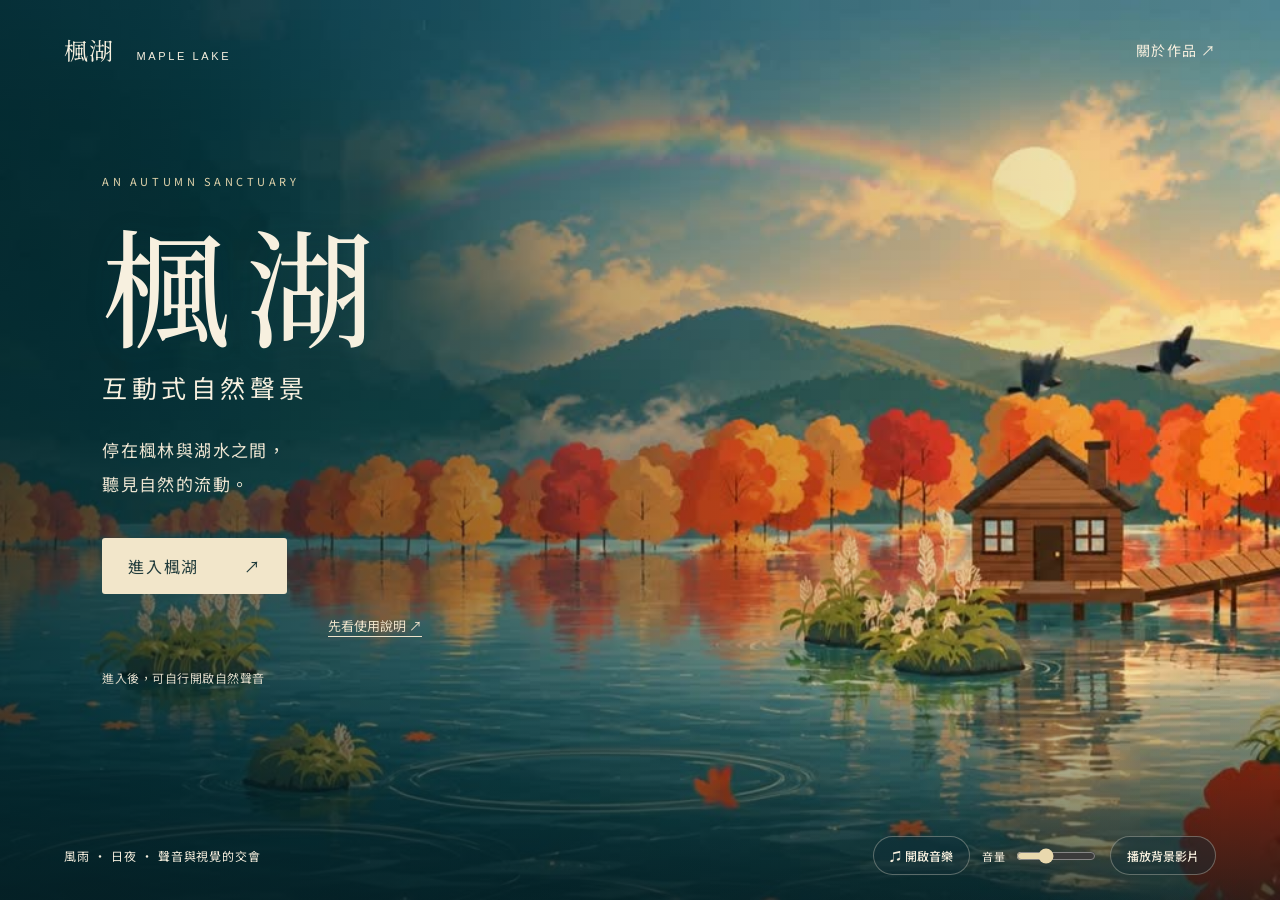
<file: index.html>
<!doctype html>
<html lang="zh-Hant">
<head>
<meta charset="utf-8"><meta name="viewport" content="width=device-width,initial-scale=1">
<meta name="theme-color" content="#173b3e"><meta name="description" content="停在楓林與湖水之間，聽見自然的流動。進入楓湖，探索風雨、日夜與聲音互動的自然聲景。">
<title>楓湖 Maple Lake｜互動式自然聲景</title>
<link rel="stylesheet" href="typography.css?v=20261008-type1"><link rel="stylesheet" href="entrance.css?v=20261016-guide13">
</head>
<body>
<div class="landscape" aria-hidden="true">
<video class="film visible" muted playsinline preload="auto" poster="assets/entrance/poster.jpg" src="assets/entrance/maple-lake.mp4"></video>
<video class="film" muted playsinline preload="metadata" poster="assets/entrance/poster.jpg" src="assets/entrance/maple-lake.mp4"></video>
</div>
<div class="veil"></div>
<header><a class="wordmark" href="./">楓湖 <span>MAPLE LAKE</span></a><a href="about.html">關於作品 ↗</a></header>
<main>
<p class="eyebrow">AN AUTUMN SANCTUARY</p>
<h1>楓湖</h1>
<p class="subtitle">互動式自然聲景</p>
<p class="invitation">停在楓林與湖水之間，<br>聽見自然的流動。</p>
<a class="enter" href="lake.html">進入楓湖 <span aria-hidden="true">↗</span></a>
<a class="entrance-guide" href="https://www.youtube.com/watch?v=erUBKqk2dzY" target="_blank" rel="noopener">先看使用說明 ↗</a>
<p class="hint">進入後，可自行開啟自然聲音</p>
</main>
<audio id="entranceMusic" preload="none" src="assets/entrance/healing-music.mp3"></audio>
<footer><span>風雨 · 日夜 · 聲音與視覺的交會</span><div class="sound-controls"><button id="music" aria-pressed="false">♫ 開啟音樂</button><label class="music-volume">音量 <input id="musicVolume" type="range" min="0" max="1" step=".01" value=".35" aria-label="入口音樂音量"></label><button id="motion" aria-pressed="false">暫停背景影片</button></div></footer>
<script src="entrance.js?v=20261016-guide13"></script>
</body></html>
</file>
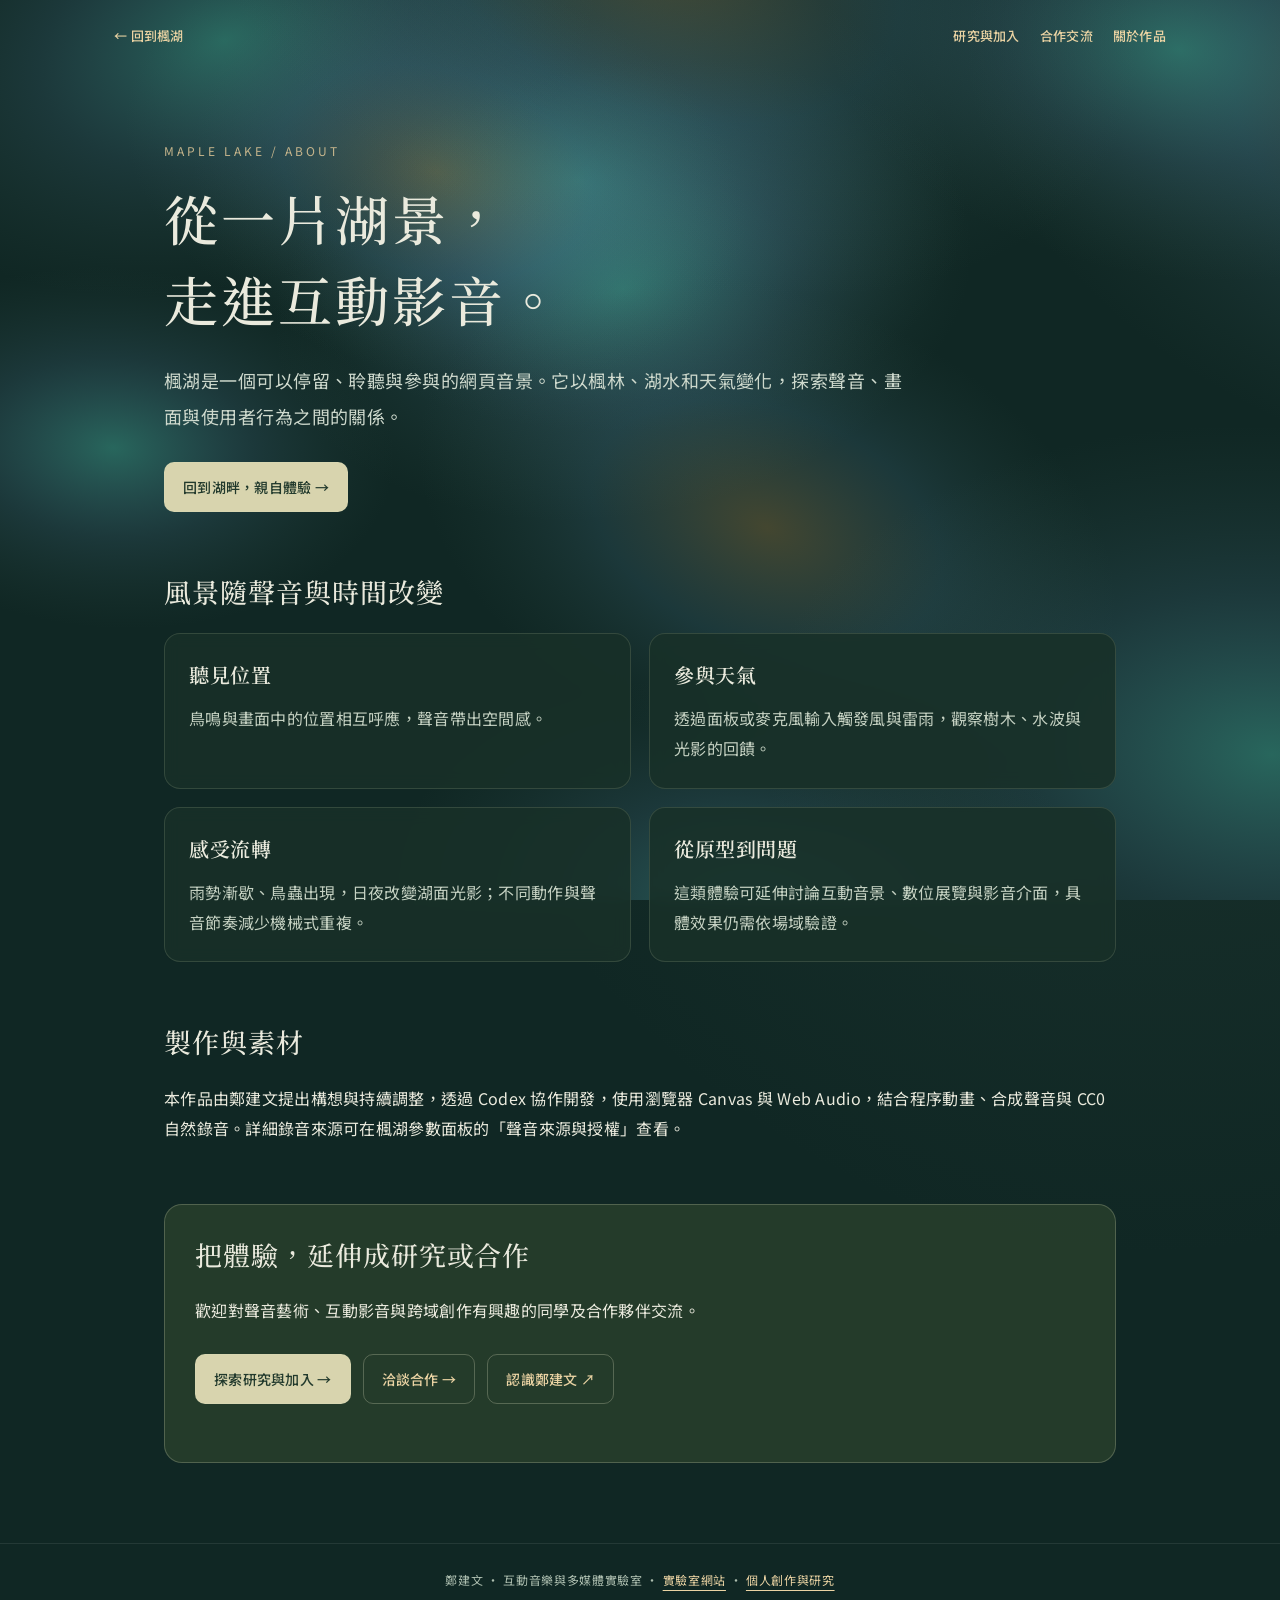
<file: about.html>
<!doctype html><html lang="zh-Hant"><head><meta charset="utf-8"><meta name="viewport" content="width=device-width,initial-scale=1"><meta name="description" content="從一片湖景，走進互動影音｜鄭建文・互動音樂與多媒體實驗室"><title>從一片湖景，走進互動影音｜楓湖 × 互動音樂與多媒體實驗室</title><link rel="stylesheet" href="outreach.css?v=20261008-fluid2"><link rel="stylesheet" href="typography.css?v=20261008-type1"></head><body><nav><a href="./">← 回到楓湖</a><div><a href="research.html">研究與加入</a><a href="collaboration.html">合作交流</a><a href="about.html">關於作品</a></div></nav><main><p class="eyebrow">MAPLE LAKE / ABOUT</p><h1>從一片湖景，<br>走進互動影音。</h1><p class="lead">楓湖是一個可以停留、聆聽與參與的網頁音景。它以楓林、湖水和天氣變化，探索聲音、畫面與使用者行為之間的關係。</p><div class="actions"><a class="button primary" href="./">回到湖畔，親自體驗 →</a></div><section><h2>風景隨聲音與時間改變</h2><div class="grid"><article class="card"><h3>聽見位置</h3><p>鳥鳴與畫面中的位置相互呼應，聲音帶出空間感。</p></article><article class="card"><h3>參與天氣</h3><p>透過面板或麥克風輸入觸發風與雷雨，觀察樹木、水波與光影的回饋。</p></article><article class="card"><h3>感受流轉</h3><p>雨勢漸歇、鳥蟲出現，日夜改變湖面光影；不同動作與聲音節奏減少機械式重複。</p></article><article class="card"><h3>從原型到問題</h3><p>這類體驗可延伸討論互動音景、數位展覽與影音介面，具體效果仍需依場域驗證。</p></article></div></section><section><h2>製作與素材</h2><p>本作品由鄭建文提出構想與持續調整，透過 Codex 協作開發，使用瀏覽器 Canvas 與 Web Audio，結合程序動畫、合成聲音與 CC0 自然錄音。詳細錄音來源可在楓湖參數面板的「聲音來源與授權」查看。</p></section><section class="contact"><h2>把體驗，延伸成研究或合作</h2><p>歡迎對聲音藝術、互動影音與跨域創作有興趣的同學及合作夥伴交流。</p><div class="actions"><a class="button primary" href="research.html">探索研究與加入 →</a><a class="button" href="collaboration.html">洽談合作 →</a><a class="button" href="https://cwcheng2009.blogspot.com/">認識鄭建文 ↗</a></div></section></main><footer>鄭建文 · 互動音樂與多媒體實驗室 · <a href="https://ilab-ntut.blogspot.com/">實驗室網站</a> · <a href="https://cwcheng2009.blogspot.com/">個人創作與研究</a></footer><script src="outreach-bg.js?v=20261008-fluid2"></script></body></html>
</file>
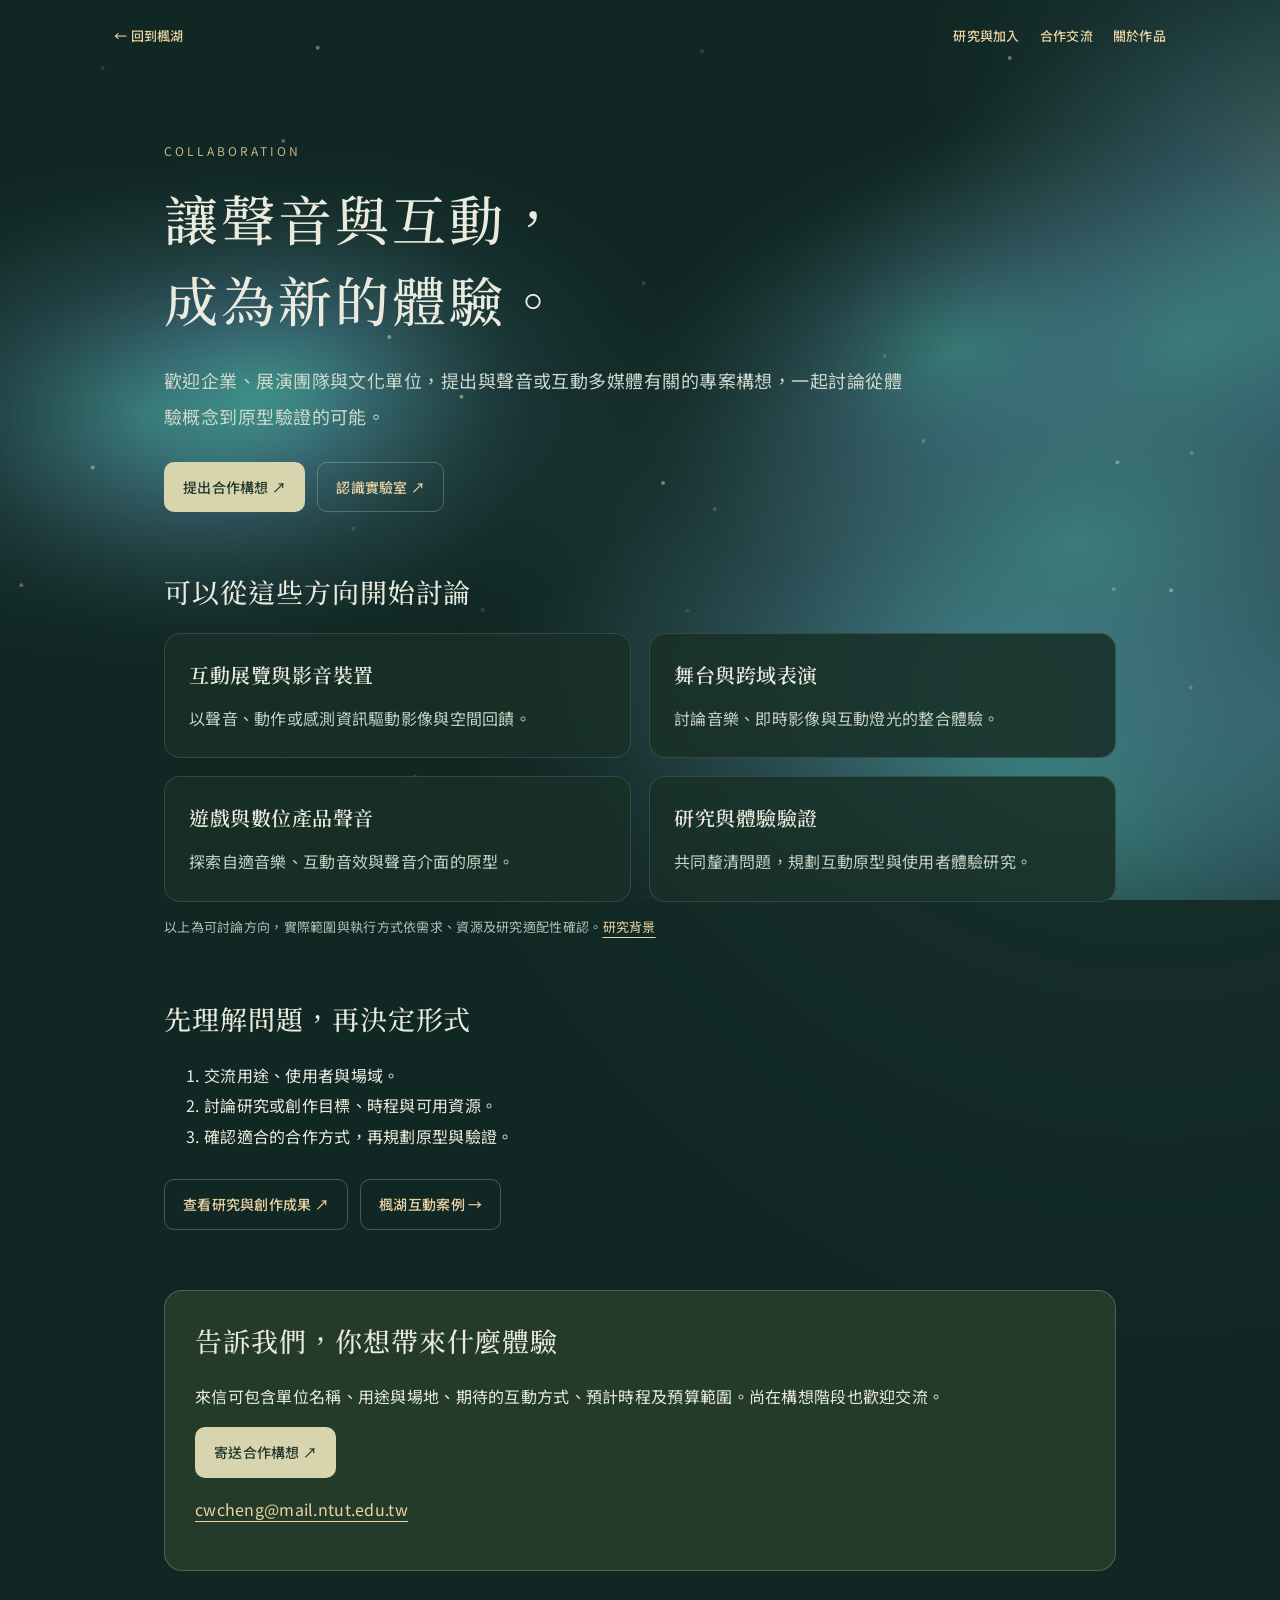
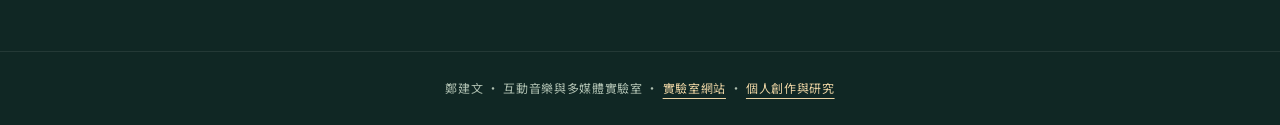
<file: collaboration.html>
<!doctype html><html lang="zh-Hant"><head><meta charset="utf-8"><meta name="viewport" content="width=device-width,initial-scale=1"><meta name="description" content="讓聲音與互動，成為新的體驗｜鄭建文・互動音樂與多媒體實驗室"><title>讓聲音與互動，成為新的體驗｜楓湖 × 互動音樂與多媒體實驗室</title><link rel="stylesheet" href="outreach.css?v=20261008-fluid2"><link rel="stylesheet" href="typography.css?v=20261008-type1"></head><body><nav><a href="./">← 回到楓湖</a><div><a href="research.html">研究與加入</a><a href="collaboration.html">合作交流</a><a href="about.html">關於作品</a></div></nav><main><p class="eyebrow">COLLABORATION</p><h1>讓聲音與互動，<br>成為新的體驗。</h1><p class="lead">歡迎企業、展演團隊與文化單位，提出與聲音或互動多媒體有關的專案構想，一起討論從體驗概念到原型驗證的可能。</p><div class="actions"><a class="button primary" href="mailto:cwcheng@mail.ntut.edu.tw?subject=%E7%94%A2%E5%AD%B8%E8%88%87%E5%89%B5%E4%BD%9C%E5%90%88%E4%BD%9C%EF%BD%9C%E5%B0%88%E6%A1%88%E6%A7%8B%E6%83%B3">提出合作構想 ↗</a><a class="button" href="https://ilab-ntut.blogspot.com/">認識實驗室 ↗</a></div><section><h2>可以從這些方向開始討論</h2><div class="grid"><article class="card"><h3>互動展覽與影音裝置</h3><p>以聲音、動作或感測資訊驅動影像與空間回饋。</p></article><article class="card"><h3>舞台與跨域表演</h3><p>討論音樂、即時影像與互動燈光的整合體驗。</p></article><article class="card"><h3>遊戲與數位產品聲音</h3><p>探索自適音樂、互動音效與聲音介面的原型。</p></article><article class="card"><h3>研究與體驗驗證</h3><p>共同釐清問題，規劃互動原型與使用者體驗研究。</p></article></div><p class="note">以上為可討論方向，實際範圍與執行方式依需求、資源及研究適配性確認。<a href="https://ilab-ntut.blogspot.com/p/2026.html">研究背景</a></p></section><section><h2>先理解問題，再決定形式</h2><ol><li>交流用途、使用者與場域。</li><li>討論研究或創作目標、時程與可用資源。</li><li>確認適合的合作方式，再規劃原型與驗證。</li></ol><div class="actions"><a class="button" href="https://ilab-ntut.blogspot.com/p/blog-page_7.html">查看研究與創作成果 ↗</a><a class="button" href="about.html">楓湖互動案例 →</a></div></section><section class="contact"><h2>告訴我們，你想帶來什麼體驗</h2><p>來信可包含單位名稱、用途與場地、期待的互動方式、預計時程及預算範圍。尚在構想階段也歡迎交流。</p><a class="button primary" href="mailto:cwcheng@mail.ntut.edu.tw?subject=%E7%94%A2%E5%AD%B8%E8%88%87%E5%89%B5%E4%BD%9C%E5%90%88%E4%BD%9C%EF%BD%9C%E5%B0%88%E6%A1%88%E6%A7%8B%E6%83%B3">寄送合作構想 ↗</a><p><a href="mailto:cwcheng@mail.ntut.edu.tw">cwcheng@mail.ntut.edu.tw</a></p></section></main><footer>鄭建文 · 互動音樂與多媒體實驗室 · <a href="https://ilab-ntut.blogspot.com/">實驗室網站</a> · <a href="https://cwcheng2009.blogspot.com/">個人創作與研究</a></footer><script src="outreach-bg.js?v=20261008-fluid2"></script></body></html>
</file>
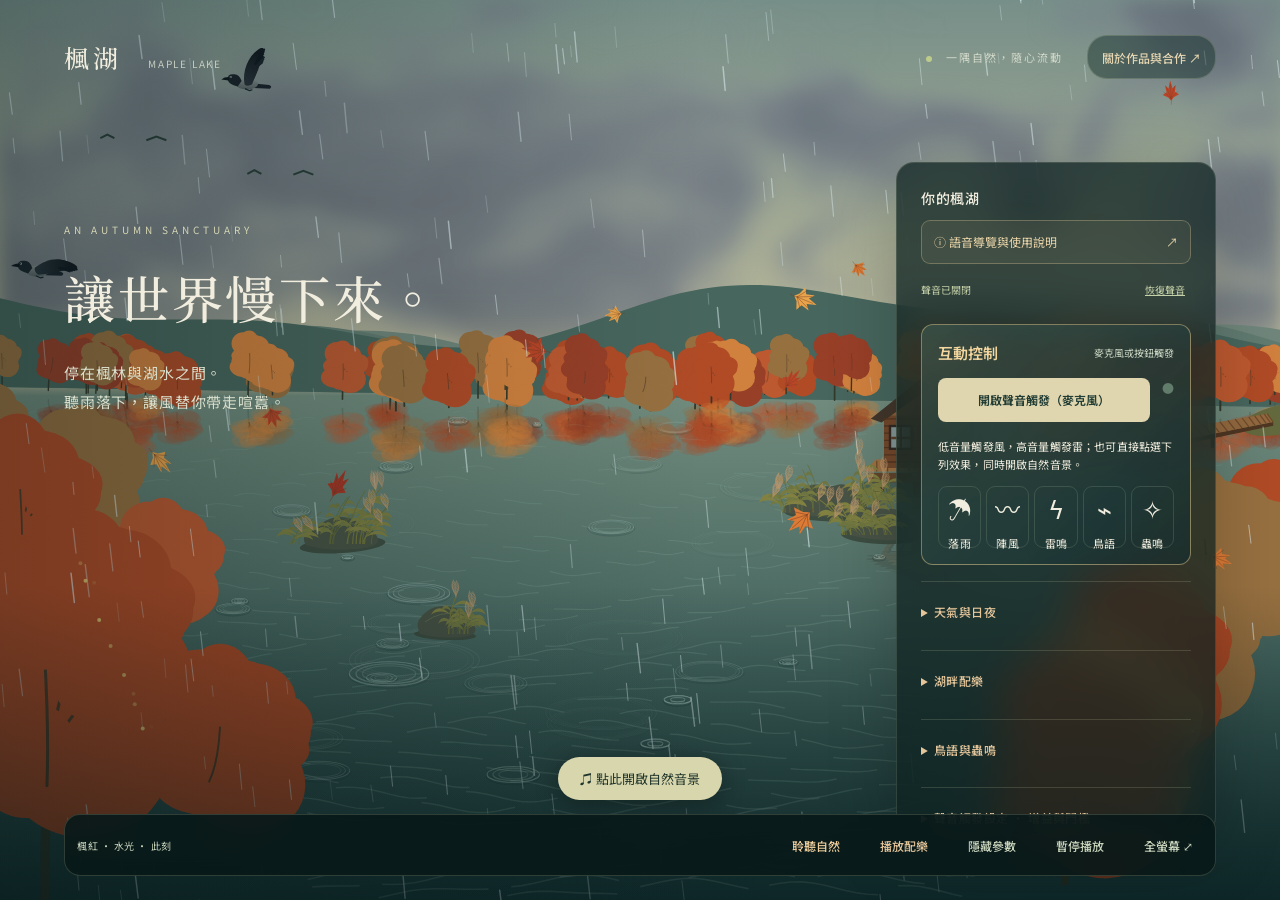
<file: lake.html>
<!doctype html><html lang="zh-Hant"><head><meta charset="UTF-8"><meta name="viewport" content="width=device-width,initial-scale=1"><meta name="theme-color" content="#102623"><title>楓湖 · 聽見自然</title><link rel="stylesheet" href="style.css?v=20261016-guide13"><link rel="stylesheet" href="typography.css?v=20261008-type1"></head><body><canvas id="scene" aria-label="楓樹環繞的湖泊，風雨與水波隨互動變化"></canvas><div class="shade"></div><header><a class="brand" href="./">楓湖 <span>MAPLE LAKE</span></a><div class="live"><i></i> 一隅自然，隨心流動</div><a class="about-entry" href="about.html" target="_blank" rel="noopener">關於作品與合作 ↗</a></header><main><p class="eyebrow">AN AUTUMN SANCTUARY</p><h1>讓世界慢下來。</h1><p class="intro">停在楓林與湖水之間。<br>聽雨落下，讓風替你帶走喧囂。</p></main><aside class="panel" id="parameterPanel"><div class="panel-top"><span>你的楓湖</span></div><a id="guideLink" class="guide-link" href="https://www.youtube.com/watch?v=erUBKqk2dzY" target="_blank" rel="noopener">ⓘ 語音導覽與使用說明 <span aria-hidden="true">↗</span></a><div class="audio-health"><span id="audioHealth" role="status">聲音尚未啟動</span><button id="resumeAudio">恢復聲音</button></div><section class="interaction-card" aria-label="互動控制"><div class="interaction-title">互動控制 <span>麥克風或按鈕觸發</span></div><div class="mic"><button id="mic" aria-pressed="false">開啟聲音觸發（麥克風）</button><span id="meter">●</span></div><p class="sound-note">低音量觸發風，高音量觸發雷；也可直接點選下列效果，同時開啟自然音景。</p><div class="events"><button data-event="rain">☂<span>落雨</span></button><button data-event="wind">〰<span>陣風</span></button><button data-event="thunder">ϟ<span>雷鳴</span></button><button data-event="bird">⌁<span>鳥語</span></button><button data-event="insect">✧<span>蟲鳴</span></button></div></section><details class="control-group" id="weatherPanel"><summary>天氣與日夜</summary><label class="day-control">環境情境 <select id="preset" aria-describedby="presetHelp"><option value="custom">自行調整</option><option value="morning">雨後靜湖</option><option value="breeze">秋日微風</option><option value="night">靜謐蟲鳴</option></select></label><p id="presetHelp" class="sound-note">環境情境只調整風雨與生物聲音；日夜由下方「日夜光景」統一設定。</p><label class="day-control">日夜光景 <select id="dayMode"><option value="cycle">自動日夜循環</option><option value="day">白天</option><option value="night">夜晚</option></select><output id="dayLabel">白天</output></label><div class="modes" role="group" aria-label="天氣運作"><button id="auto" class="selected" aria-pressed="true">自動流轉</button><button id="manual" aria-pressed="false">固定情境</button></div><p id="modeHelp">天氣自然流轉；麥克風聲音觸發可另外開啟。</p><label class="slider">雨勢 <input id="rain" type="range" min="0" max="1" step=".01" value=".25"></label><label class="slider">風力 <input id="wind" type="range" min="0" max="1" step=".01" value=".2"></label><label class="slider">自然音量 <input id="volume" type="range" min="0" max="1" step=".01" value=".45"></label></details><details class="control-group" id="musicPanel"><summary>湖畔配樂</summary><label class="day-control">選擇配樂 <select id="lakeMusicChoice"><option value="random">自動隨機播放</option><option value="dawn">湖畔晨光 · Maple Lake Dawn</option><option value="ripples">湖光微瀾 · Lakeside Motif</option><option value="felt">柔光琴語 · Felt Keys Walkthrough</option></select></label><button id="lakeMusicToggle" aria-pressed="false">♫ 播放音樂</button><label class="slider">音樂音量 <input id="lakeMusicVolume" type="range" min="0" max="1" step=".01" value=".3"><output id="lakeMusicValue">30%</output></label><p id="lakeMusicStatus" class="sound-note" role="status">音樂尚未開啟；自然音景與配樂可分別控制。</p><p class="sound-note">切換配樂不影響天氣運作或麥克風聲音觸發。三首 ACE Studio 生成配樂。隨機模式逐首播放且不連續重複；指定曲目則循環播放。</p></details><details class="control-group"><summary>鳥語與蟲鳴</summary><div class="nature-controls"><p>鳥語</p><label class="day-control">調整鳥類 <select id="birdType"><option value="sparrow">麻雀 · 啁啾模擬</option><option value="dove">珠頸斑鳩 · 真實錄音（CC0）</option><option value="crow">灰背鴉（烏鴉）· 真實錄音（CC0）</option></select></label><p class="sound-note">各鳥類可同時鳴叫，音量 0 即靜音。鳥群數量為各鳥類的數量上限，烏鴉也依此隨機出現。</p><label class="slider">鳥群數量 <input id="birdCount" type="range" min="0" max="12" step="1" value="5"><output id="birdCountValue">5 隻</output></label><label class="slider"><span id="birdVolumeLabel">麻雀音量</span> <input id="birdVolume" type="range" min="0" max="1" step=".01" value=".65"><output id="birdVolumeValue">65%</output></label><p id="birdMixSummary" class="sound-note">麻雀 65% · 珠頸斑鳩 30% · 烏鴉 30%</p><label class="slider">出現頻率 <input id="birdFrequency" type="range" min="0" max="1" step=".01" value=".5"><output id="birdFrequencyValue">中等</output></label><p>水鴨 · 9 個錄音片段隨機播放（CC0）</p><label class="slider">水鴨音量 <input id="duckVolume" type="range" min="0" max="1" step=".01" value=".35"></label><label class="slider">叫聲頻率 <input id="duckFrequency" type="range" min="0" max="1" step=".01" value=".35"></label><button id="duckPreview" class="preview-sound">試聽水鴨叫聲</button><p>蟲鳴</p><label class="day-control">調整蟲聲 <select id="insectType"><option value="recorded">蟋蟀 · 真實錄音（CC0）</option><option value="cricket">蟋蟀 · 成串短鳴</option></select></label><p class="sound-note">各蟲聲可同時鳴叫，音量 0 即靜音。</p><label class="slider">蟲鳴密度 <input id="insectDensity" type="range" min="0" max="1" step=".01" value=".6"></label><label class="slider"><span id="insectVolumeLabel">蟋蟀實錄音量</span> <input id="insectVolume" type="range" min="0" max="1" step=".01" value=".4"><output id="insectVolumeValue">40%</output></label><p id="insectMixSummary" class="sound-note"></p></div></details><details class="control-group"><summary>聲音觸發設定 · 增益與門檻</summary><p class="sound-note">獨立於天氣運作：較低音量觸發陣風，較高音量觸發雷聲。需允許麥克風權限；建議戴耳機。</p><label class="slider">輸入增益 <input id="inputGain" type="range" min="1" max="20" step=".5" value="5"><output id="gainValue">5×</output></label><div class="input-volume"><div class="input-volume-label"><span>輸入音量 <output id="inputLevel">0%</output></span><span>風 <output id="thresholdLevel">26%</output> · 雷 <output id="thunderLevel">50%</output></span></div><div class="input-track" role="meter" aria-label="麥克風輸入音量" aria-valuemin="0" aria-valuemax="100" aria-valuenow="0"><div id="inputFill"></div><span id="thresholdMarker"></span><span id="thunderMarker"></span></div><p id="inputHelp">啟用麥克風後顯示即時音量</p></div><label class="slider">風聲門檻 <input id="threshold" type="range" min=".03" max=".49" step=".01" value=".13"></label><label class="slider">雷聲門檻 <input id="thunderThreshold" type="range" min=".04" max=".5" step=".01" value=".25"></label></details><details class="control-group"><summary>休息與省電</summary><label class="day-control">睡眠定時 <select id="sleepTimer"><option value="0">不定時</option><option value="15">15 分鐘</option><option value="30">30 分鐘</option><option value="60">60 分鐘</option></select></label><p id="sleepStatus" class="sound-note" role="status">未設定定時</p><label class="eco-toggle"><input id="ecoMode" type="checkbox"> 省電模式（30 fps）</label><p class="sound-note">切到背景會暫停動畫，配樂持續播放；定時結束前 30 秒聲音逐漸淡出。音量與環境偏好會保存在此裝置，重新開啟仍需點擊播放聲音。</p></details><p id="status" role="status">點擊湖面，泛起一圈漣漪。</p><details class="sound-credits"><summary>聲音來源與授權</summary><div><p>水鴨：pillonoise · 綠頭鴨與鴛鴦混合實錄 · CC0 · <a href="https://freesound.org/people/pillonoise/sounds/263104/" target="_blank" rel="noopener">來源</a></p><p>水鴨新增單聲鳴叫：OwennewO · CC0 · <a href="https://freesound.org/people/OwennewO/sounds/719111/" target="_blank" rel="noopener">來源</a>。與原有 8 個混合錄音片段隨機播放，不連續重複。</p><p>雷聲（四種錄音隨機輪替）：Dave_Girtsman · CC0 · <a href="https://freesound.org/people/Dave_Girtsman/sounds/332543/" target="_blank" rel="noopener">來源</a></p><p>新增雷聲：DaniloSFX · <a href="https://freesound.org/people/DaniloSFX/sounds/672776/" target="_blank" rel="noopener">Thunder Clap</a>；seth-m · <a href="https://freesound.org/people/seth-m/sounds/458015/" target="_blank" rel="noopener">big thunder clap</a>；BlueDelta · <a href="https://freesound.org/people/BlueDelta/sounds/446753/" target="_blank" rel="noopener">Heavy Thunder Strike</a>。皆為 CC0；裁切、音量整理並調整播放音高。</p><p>雨聲：Ylmir · CC0 · <a href="https://opengameart.org/content/rain-loopable" target="_blank" rel="noopener">來源</a></p><p>珠頸斑鳩：elle-trudgett · CC0 · <a href="https://freesound.org/people/elle-trudgett/sounds/147349/" target="_blank" rel="noopener">來源</a>。含其他小鳥背景聲；自動模式晨昏較活躍。</p><p>灰背鴉：Mish7913 · CC0 · <a href="https://freesound.org/people/Mish7913/sounds/741366/" target="_blank" rel="noopener">來源</a></p><p>蟋蟀：syncopika · CC0 · <a href="https://opengameart.org/content/cricket-sounds" target="_blank" rel="noopener">來源</a>。實錄物種未鑑定。</p><p>麻雀與蟋蟀合成選項為類群聲音模擬。錄音播放時調整音量、聲道與淡入淡出。</p><p><a href="https://creativecommons.org/publicdomain/zero/1.0/" target="_blank" rel="noopener">CC0 授權說明</a></p></div></details></aside><button id="soundPrompt" class="sound-prompt">♫ 點此開啟自然音景</button><footer><span>楓紅 · 水光 · 此刻</span><button id="audio" aria-pressed="false">開啟聲音 ↗</button><button id="footerMusic" aria-pressed="false" aria-controls="musicPanel">播放配樂</button><button id="togglePanel" aria-controls="parameterPanel" aria-expanded="true">隱藏參數</button><button id="pause">暫停畫面與聲音</button><button id="fullscreen">全螢幕 ⤢</button></footer><script src="soundscape.js?v=20261016-duck12"></script><script src="app.js?v=20261016-guide13"></script><script src="lake-music.js?v=20261014-footer3"></script></body></html>
</file>
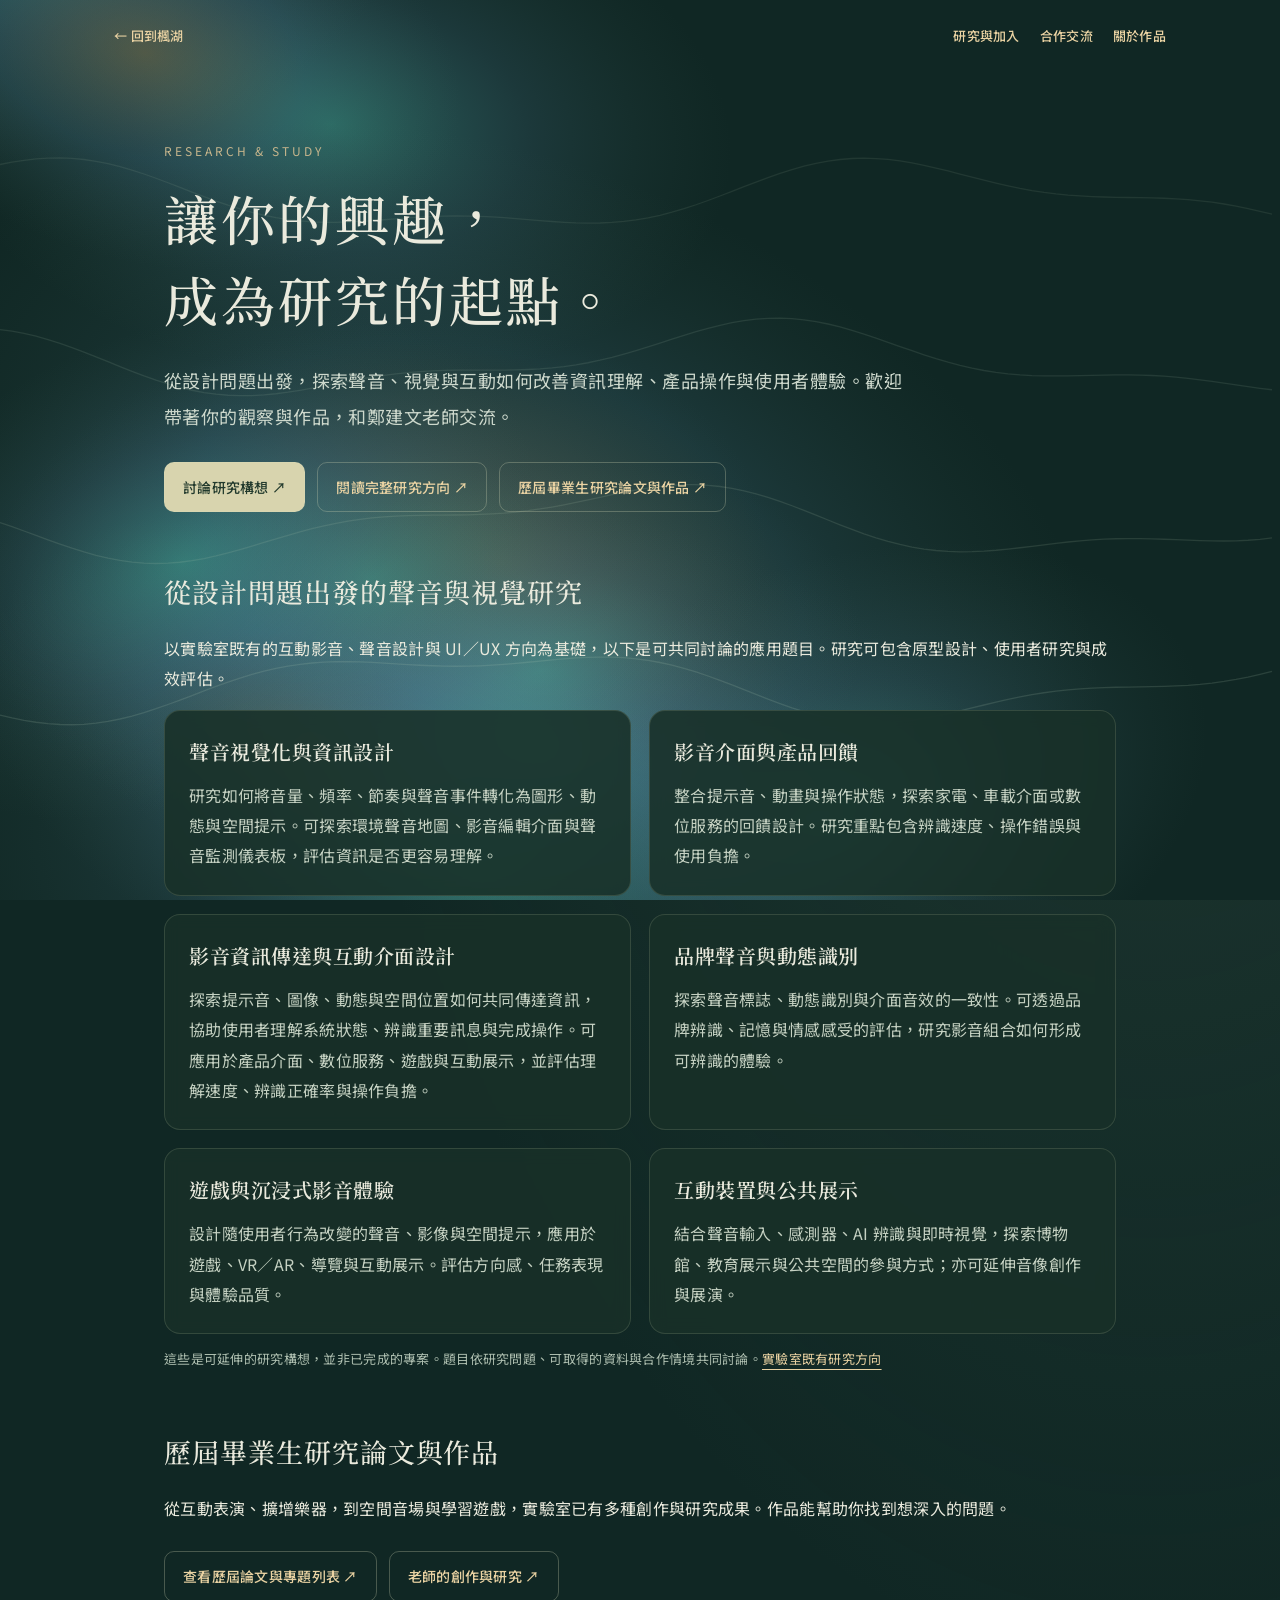
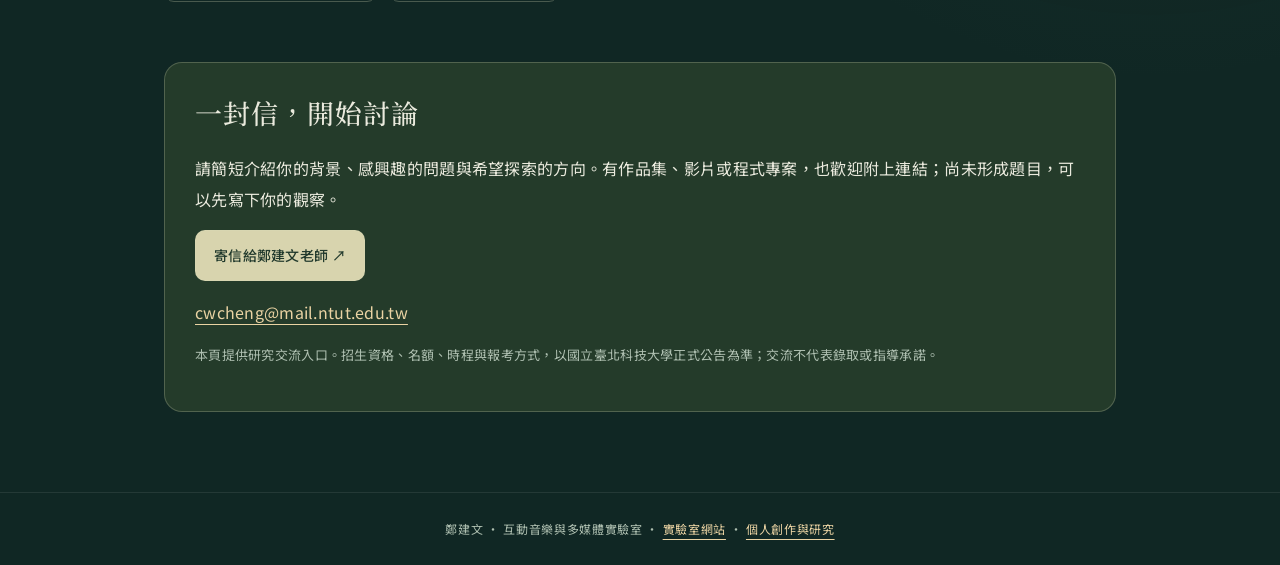
<file: research.html>
<!doctype html><html lang="zh-Hant"><head><meta charset="utf-8"><meta name="viewport" content="width=device-width,initial-scale=1"><meta name="description" content="讓你的興趣，成為研究的起點｜鄭建文・互動音樂與多媒體實驗室"><title>讓你的興趣，成為研究的起點｜楓湖 × 互動音樂與多媒體實驗室</title><link rel="stylesheet" href="outreach.css?v=20261008-fluid2"><link rel="stylesheet" href="typography.css?v=20261008-type1"></head><body><nav><a href="./">← 回到楓湖</a><div><a href="research.html">研究與加入</a><a href="collaboration.html">合作交流</a><a href="about.html">關於作品</a></div></nav><main><p class="eyebrow">RESEARCH & STUDY</p><h1>讓你的興趣，<br>成為研究的起點。</h1><p class="lead">從設計問題出發，探索聲音、視覺與互動如何改善資訊理解、產品操作與使用者體驗。歡迎帶著你的觀察與作品，和鄭建文老師交流。</p><div class="actions"><a class="button primary" href="mailto:cwcheng@mail.ntut.edu.tw?subject=%E7%A0%94%E7%A9%B6%E4%BA%A4%E6%B5%81%EF%BD%9C%E6%88%91%E7%9A%84%E8%88%88%E8%B6%A3%E8%88%87%E7%A0%94%E7%A9%B6%E6%A7%8B%E6%83%B3">討論研究構想 ↗</a><a class="button" href="https://ilab-ntut.blogspot.com/p/2026.html">閱讀完整研究方向 ↗</a><a class="button" href="https://ilab-ntut.blogspot.com/p/blog-page_7.html">歷屆畢業生研究論文與作品 ↗</a></div><section><h2>從設計問題出發的聲音與視覺研究</h2><p>以實驗室既有的互動影音、聲音設計與 UI／UX 方向為基礎，以下是可共同討論的應用題目。研究可包含原型設計、使用者研究與成效評估。</p><div class="grid"><article class="card"><h3>聲音視覺化與資訊設計</h3><p>研究如何將音量、頻率、節奏與聲音事件轉化為圖形、動態與空間提示。可探索環境聲音地圖、影音編輯介面與聲音監測儀表板，評估資訊是否更容易理解。</p></article><article class="card"><h3>影音介面與產品回饋</h3><p>整合提示音、動畫與操作狀態，探索家電、車載介面或數位服務的回饋設計。研究重點包含辨識速度、操作錯誤與使用負擔。</p></article><article class="card"><h3>影音資訊傳達與互動介面設計</h3><p>探索提示音、圖像、動態與空間位置如何共同傳達資訊，協助使用者理解系統狀態、辨識重要訊息與完成操作。可應用於產品介面、數位服務、遊戲與互動展示，並評估理解速度、辨識正確率與操作負擔。</p></article><article class="card"><h3>品牌聲音與動態識別</h3><p>探索聲音標誌、動態識別與介面音效的一致性。可透過品牌辨識、記憶與情感感受的評估，研究影音組合如何形成可辨識的體驗。</p></article><article class="card"><h3>遊戲與沉浸式影音體驗</h3><p>設計隨使用者行為改變的聲音、影像與空間提示，應用於遊戲、VR／AR、導覽與互動展示。評估方向感、任務表現與體驗品質。</p></article><article class="card"><h3>互動裝置與公共展示</h3><p>結合聲音輸入、感測器、AI 辨識與即時視覺，探索博物館、教育展示與公共空間的參與方式；亦可延伸音像創作與展演。</p></article></div><p class="note">這些是可延伸的研究構想，並非已完成的專案。題目依研究問題、可取得的資料與合作情境共同討論。<a href="https://ilab-ntut.blogspot.com/p/2026.html">實驗室既有研究方向</a></p></section><section><h2>歷屆畢業生研究論文與作品</h2><p>從互動表演、擴增樂器，到空間音場與學習遊戲，實驗室已有多種創作與研究成果。作品能幫助你找到想深入的問題。</p><div class="actions"><a class="button" href="https://ilab-ntut.blogspot.com/p/blog-page_7.html">查看歷屆論文與專題列表 ↗</a><a class="button" href="https://cwcheng2009.blogspot.com/">老師的創作與研究 ↗</a></div></section><section class="contact"><h2>一封信，開始討論</h2><p>請簡短介紹你的背景、感興趣的問題與希望探索的方向。有作品集、影片或程式專案，也歡迎附上連結；尚未形成題目，可以先寫下你的觀察。</p><a class="button primary" href="mailto:cwcheng@mail.ntut.edu.tw?subject=%E7%A0%94%E7%A9%B6%E4%BA%A4%E6%B5%81%EF%BD%9C%E6%88%91%E7%9A%84%E8%88%88%E8%B6%A3%E8%88%87%E7%A0%94%E7%A9%B6%E6%A7%8B%E6%83%B3">寄信給鄭建文老師 ↗</a><p><a href="mailto:cwcheng@mail.ntut.edu.tw">cwcheng@mail.ntut.edu.tw</a></p><p class="note">本頁提供研究交流入口。招生資格、名額、時程與報考方式，以國立臺北科技大學正式公告為準；交流不代表錄取或指導承諾。</p></section></main><footer>鄭建文 · 互動音樂與多媒體實驗室 · <a href="https://ilab-ntut.blogspot.com/">實驗室網站</a> · <a href="https://cwcheng2009.blogspot.com/">個人創作與研究</a></footer><script src="outreach-bg.js?v=20261008-fluid2"></script></body></html>
</file>
<file: typography.css>
@import url('https://fonts.googleapis.com/css2?family=Noto+Sans+TC:wght@400;500;600&family=Noto+Serif+TC:wght@400;500;600&display=swap');
/* Shared Traditional Chinese typography for the lake and information pages. */
:root {
  --font-body: 'Noto Sans TC', 'PingFang TC', 'Microsoft JhengHei', sans-serif;
  --font-title: 'Noto Serif TC', 'Songti TC', 'PMingLiU', serif;
  font-family: var(--font-body);
  font-synthesis: none;
}
body { font-family: var(--font-body); font-weight:400; }
button, input, select, textarea { font-family:var(--font-body); }
h1,h2,h3,.brand { font-family:var(--font-title); }
h1 { font-weight:500; letter-spacing:.055em; line-height:1.5; text-wrap:balance; }
h2 { font-weight:500; letter-spacing:.035em; }
h3 { font-weight:600; letter-spacing:.025em; }
.brand { font-weight:500; letter-spacing:.16em; }
.brand span { font-family:var(--font-body); letter-spacing:.18em; }
.intro { font-family:var(--font-body); font-size:15px; line-height:1.95; letter-spacing:.055em; }
.panel { line-height:1.65; }
.panel-top { font-weight:500; font-size:14px; letter-spacing:.04em; }
.slider,.mic,.day-control { font-size:12px; letter-spacing:.015em; }
#modeHelp,#status,.sound-note,#inputHelp { line-height:1.85; letter-spacing:.015em; }
.control-group>summary,.nature-controls p { font-weight:500; letter-spacing:.04em; }
.events span { font-size:11px; letter-spacing:.03em; }
footer { letter-spacing:.055em; }
footer button,.about-entry { font-weight:500; }
output { font-variant-numeric:tabular-nums; }
body:has(.outreach-background) { font-size:16px; line-height:1.9; letter-spacing:.018em; }
.lead { line-height:1.95; letter-spacing:.025em; }
.card h3 { line-height:1.65; }
nav a,.button { font-weight:500; }
@media(max-width:700px) {
  h1 { font-size:clamp(27px,7vw,34px); letter-spacing:.04em; line-height:1.55; }
  .brand { font-size:23px; letter-spacing:.12em; }
  .intro { font-size:13px; line-height:1.9; letter-spacing:.035em; }
  .panel-top { font-size:14px; }
  .slider,.mic,.day-control { font-size:12px; }
}
@media(max-width:640px) {
  body:has(.outreach-background) { font-size:15px; }
  h2 { font-size:25px; line-height:1.6; }
  h3 { font-size:20px; }
  .lead { font-size:16px; }
}
</file>
<file: entrance.css>
:root{color-scheme:dark;font-family:"Noto Sans TC","PingFang TC",sans-serif;color:#f7f0df;background:#173b3e}*{box-sizing:border-box}body{margin:0;min-height:100svh;overflow-x:hidden}a{color:inherit;text-decoration:none}.landscape,.veil{position:fixed;inset:0}.landscape{background:#173b3e url('assets/entrance/poster.jpg') center/cover}.film{position:absolute;inset:0;width:100%;height:100%;object-fit:cover;object-position:center;opacity:0;transition:opacity 1.25s ease}.film.visible{opacity:1}.veil{background:linear-gradient(90deg,rgba(4,32,37,.68),rgba(4,32,37,.12) 65%,transparent),linear-gradient(0deg,rgba(6,25,29,.72),transparent 25%);pointer-events:none}header,main,footer{position:relative;z-index:2}header{display:flex;justify-content:space-between;align-items:center;padding:32px 5vw;font-size:14px;letter-spacing:.08em}.wordmark{font-family:"Noto Serif TC","Songti TC",serif;font-size:24px}.wordmark span{font-family:sans-serif;font-size:11px;letter-spacing:.24em;margin-left:15px}main{padding:clamp(30px,7vh,100px) 8vw 120px;max-width:750px}.eyebrow{font-size:11px;letter-spacing:.32em;color:#e1d4ac}h1{font-family:"Noto Serif TC","Songti TC",serif;font-size:clamp(78px,10vw,152px);font-weight:500;line-height:1.16;letter-spacing:.12em;margin:20px 0 12px;text-shadow:0 3px 30px #153f4433}.subtitle{font-size:clamp(18px,2vw,25px);letter-spacing:.18em;margin:0 0 28px}.invitation{font-size:17px;line-height:2;letter-spacing:.08em;color:#ede5d2}.enter{display:inline-flex;gap:45px;align-items:center;padding:16px 26px;margin-top:20px;background:#f2e6ca;color:#203b3b;border-radius:3px;font-size:16px;letter-spacing:.1em;transition:background .2s,transform .2s}.enter:hover{background:#fff5df;transform:translateY(-2px)}.hint{font-size:12px;color:#ddd9c9;letter-spacing:.04em;margin-top:17px}footer{position:fixed;bottom:0;left:0;width:100%;padding:25px 5vw;display:flex;justify-content:space-between;align-items:center;font-size:12px;letter-spacing:.08em}button{font:inherit;color:inherit;cursor:pointer;background:#102f3866;border:1px solid #ede5d255;border-radius:24px;padding:10px 16px}a:focus-visible,button:focus-visible{outline:3px solid #f3d799;outline-offset:6px}@media(max-width:600px){.film{object-position:72% center}.landscape{background-position:72% center}.veil{background:linear-gradient(0deg,#092c39c9,transparent 95%),linear-gradient(90deg,#12394299,transparent)}header{padding:24px 7vw}.wordmark span{display:none}main{padding:10vh 8vw 120px}h1{font-size:88px}.invitation{font-size:16px}footer{padding:18px 7vw;gap:12px}footer>span{max-width:150px;font-size:10px;line-height:1.8}.enter{margin-top:15px}}@media(prefers-reduced-motion:reduce){.film,.enter{transition:none}}

.sound-controls{display:flex;align-items:center;gap:12px}.music-volume{display:flex;align-items:center;gap:8px;font-size:11px}.music-volume input{width:80px;accent-color:#e9d9ae}@media(max-width:600px){footer{flex-wrap:wrap}.sound-controls{flex-wrap:wrap;gap:8px;width:100%;justify-content:space-between}.music-volume input{width:65px}footer>span{max-width:none}.sound-controls button{padding:9px 12px;font-size:11px}main{padding-bottom:150px}}

.entrance-guide{display:block;width:fit-content;margin:14px auto 0;padding:8px 12px;color:#eee3cb;font-size:13px;text-decoration:underline;text-underline-offset:5px;min-height:44px;box-sizing:border-box}.entrance-guide:focus-visible{outline:2px solid #eee3cb;outline-offset:3px}
</file>
<file: outreach.css>
@import url('https://fonts.googleapis.com/css2?family=Noto+Serif+TC:wght@400;500&display=swap');
:root{font-family:system-ui,sans-serif;color:#eaeadd;background:#102724}*{box-sizing:border-box}body{margin:0;background:radial-gradient(ellipse at 90% 0,#44635355,transparent 55%),#102724;line-height:1.85}a{color:#ead3a3;text-underline-offset:5px}nav{max-width:1100px;margin:auto;padding:24px;display:flex;justify-content:space-between;gap:20px}nav div{display:flex;gap:20px}nav a{text-decoration:none;font-size:13px}main{max-width:1000px;margin:auto;padding:55px 24px 80px}.eyebrow{font-size:12px;color:#c6b58c;letter-spacing:3px}h1,h2,h3{font-family:'Noto Serif TC',serif;font-weight:400;line-height:1.5}h1{font-size:clamp(32px,5vw,54px);margin:15px 0 24px}h2{font-size:27px;margin:0 0 20px}h3{font-size:20px;margin:0 0 12px}.lead{font-size:18px;max-width:740px;color:#cdd8cc}.actions{display:flex;gap:12px;flex-wrap:wrap;margin:28px 0}.button{display:inline-block;border:1px solid #d6d9b74a;border-radius:10px;padding:11px 18px;text-decoration:none;font-size:14px}.primary{background:#d8d4ae;color:#21392c}.grid{display:grid;grid-template-columns:repeat(2,1fr);gap:18px}.card{background:#243e3466;border:1px solid #d6d9b726;border-radius:16px;padding:24px}.card p{color:#c5d1c2;margin:0}section{margin-top:60px}.note{font-size:13px;color:#aebfb0}.contact{padding:30px;border:1px solid #d6d9b740;border-radius:18px;background:#324c3866}footer{padding:25px;text-align:center;border-top:1px solid #ffffff16;font-size:12px;color:#aebfb0}a:focus-visible{outline:2px solid #efca84;outline-offset:5px}@media(max-width:640px){nav{flex-direction:column;gap:12px}nav div{gap:16px}main{padding-top:30px}.grid{grid-template-columns:1fr}.lead{font-size:16px}section{margin-top:42px}}

.outreach-background{position:fixed;inset:0;width:100%;height:100%;pointer-events:none;z-index:0}body>nav,body>main,body>footer{position:relative;z-index:1}.card{background:rgba(25,48,40,.88);backdrop-filter:blur(8px)}.contact{background:rgba(38,61,44,.92)}@media(prefers-reduced-motion:reduce){.card{backdrop-filter:none}}
</file>
<file: style.css>
@import url('https://fonts.googleapis.com/css2?family=Noto+Serif+TC:wght@400;500;600&family=Inter:wght@400;500;600&display=swap');
:root{color-scheme:dark;font-family:Inter,system-ui,sans-serif;color:#f2eedf;background:#142a29}*{box-sizing:border-box}body{margin:0;min-height:100svh}canvas,.shade{position:fixed;inset:0;width:100%;height:100%}.shade{pointer-events:none;background:linear-gradient(90deg,rgba(8,24,24,.32),transparent 55%),linear-gradient(0deg,rgba(4,17,18,.55),transparent 35%)}header{position:relative;display:flex;justify-content:space-between;align-items:center;padding:35px 5vw}.brand{font-family:'Noto Serif TC',serif;font-size:25px;color:inherit;text-decoration:none;letter-spacing:5px}.brand span{font:10px Inter,sans-serif;letter-spacing:3px;margin-left:16px;color:#c5cdbf}.live{font-size:11px;color:#d2d9c9;letter-spacing:2px}.live i{display:inline-block;background:#bdcc8b;width:6px;height:6px;border-radius:50%;margin-right:10px}main{position:relative;margin:12vh 5vw;pointer-events:none}.eyebrow{font-size:10px;letter-spacing:4px;color:#d4d4b2}h1{font-family:'Noto Serif TC',serif;font-weight:400;font-size:clamp(32px,4vw,60px);letter-spacing:5px;margin:22px 0}.intro{font-family:'Noto Serif TC',serif;color:#d8decb;font-size:14px;line-height:2.2;letter-spacing:2px}.panel{position:absolute;right:5vw;top:23vh;width:320px;padding:24px;background:rgba(14,34,33,.74);border:1px solid #c2c8a22d;border-radius:18px;backdrop-filter:blur(22px);box-shadow:0 20px 70px #0003}.panel-top{display:flex;align-items:center;justify-content:space-between;font-size:13px;letter-spacing:1px}button{font:inherit;color:inherit;cursor:pointer;border:0;background:transparent}button:focus-visible,input:focus-visible{outline:2px solid #e9bd7d;outline-offset:4px}.panel-top button{font-size:11px;color:#e5c69b}.modes{display:flex;margin-top:24px;background:#071c1c70;border-radius:9px;padding:4px}.modes button{width:50%;padding:10px 0;font-size:12px;border-radius:7px;color:#a6b6aa}.modes .selected{background:#c9d1ad;color:#25332d}#modeHelp,#status{color:#aebfb1;font-size:11px;line-height:1.8;min-height:38px}.events{display:flex;justify-content:space-between;margin:15px 0 24px}.events button{font-size:25px;width:46px;height:62px;border:1px solid #acbf9e30;border-radius:9px;transition:background .2s}.events button:hover,.events button.active{background:#d2b87c30}.events span{display:block;font-size:10px;margin-top:5px}.slider{display:flex;align-items:center;gap:18px;font-size:11px;color:#cad2bf;margin:16px 0}.slider input{flex:1;min-width:0;accent-color:#d1b57d;height:3px}.mic{border-top:1px solid #c2c8a220;padding-top:18px;display:flex;justify-content:space-between;font-size:11px}.mic button{color:#d9c59c}#meter{color:#627c6b;transition:color .1s}footer{position:fixed;bottom:24px;left:5vw;right:5vw;display:flex;gap:20px;align-items:center;font-size:10px;letter-spacing:2px;color:#cad5bd}footer span{margin-right:auto}footer button{font-size:10px}@media(max-width:700px){header{padding-top:24px}.live{display:none}main{margin:5vh 6vw}.panel{position:relative;top:auto;right:auto;margin:7vh 6vw 80px;width:auto;max-width:380px;padding:20px}h1{font-size:32px}footer{bottom:14px}.intro{font-size:12px}body{overflow-x:hidden}}@media(prefers-reduced-motion:reduce){*{scroll-behavior:auto}}

.input-volume{margin-top:16px}.input-volume-label{display:flex;justify-content:space-between;font-size:10px;color:#bbc9b7}.input-volume-label output{font-variant-numeric:tabular-nums;color:#e7d6ae;margin-left:5px}.input-track{height:12px;position:relative;background:#071b1a;border-radius:4px;margin-top:10px;overflow:visible}#inputFill{height:100%;width:0;background:#9fb991;border-radius:4px;transition:width .07s linear}#thresholdMarker{position:absolute;left:26%;top:-4px;height:20px;width:2px;background:#efd094;box-shadow:0 0 7px #efd09455}#inputHelp{font-size:10px;color:#aebfb1;margin:8px 0 0}.input-volume.over #inputFill{background:#e7b768}.input-volume.over #inputHelp{color:#e7b768}
@media(min-width:701px){.panel{top:18vh;max-height:calc(82svh - 65px);overflow-y:auto;scrollbar-width:thin}}

.panel[hidden]{display:none}@media(max-width:700px){footer{gap:12px;letter-spacing:0}footer span{font-size:9px}}

.nature-controls{border-top:1px solid #c2c8a220;margin-top:20px;padding-top:8px}.nature-controls p{font-size:11px;color:#e5c69b;letter-spacing:2px;margin:12px 0}.slider output{font-size:10px;white-space:nowrap;font-variant-numeric:tabular-nums}

.day-control{display:flex;align-items:center;gap:10px;font-size:11px;margin-top:20px;color:#cad2bf}.day-control select{flex:1;min-width:0;background:#19332f;border:1px solid #acbf9e40;border-radius:7px;padding:8px;color:#eee9d4;font:inherit}.day-control output{font-size:10px;color:#e5c69b}

.nature-controls .sound-note{font-size:10px;letter-spacing:0;line-height:1.8;color:#b6c4b4}.cricket-switch{display:flex;align-items:center;justify-content:space-between;margin:14px 0;font-size:12px}.cricket-switch button{padding:8px 14px;border:1px solid #c5d1a8;border-radius:7px;background:#c5d1a8;color:#20352b}.cricket-switch button[aria-pressed="false"]{background:transparent;color:#c5d1a8}

#thunderMarker{position:absolute;left:50%;top:-4px;height:20px;width:2px;background:#c2b6ff;box-shadow:0 0 7px #c2b6ff55}

.sound-credits{margin-top:12px;border-top:1px solid #ffffff18;padding-top:10px;font-size:10px;letter-spacing:0;color:#b6c4b4}.sound-credits summary{cursor:pointer;line-height:1.6}.sound-credits div{max-height:170px;overflow-y:auto;line-height:1.8}.sound-credits p{margin:8px 0}.sound-credits a{color:#d8d6ad;text-underline-offset:3px}

.sound-prompt{position:fixed;left:50%;bottom:66px;transform:translateX(-50%);z-index:5;background:#d8d6ad;color:#20352b;padding:12px 22px;border-radius:24px;box-shadow:0 4px 25px #0005;white-space:nowrap;font-size:13px}.sound-prompt[hidden]{display:none}

.audio-health{display:flex;justify-content:space-between;align-items:center;gap:8px;margin:8px 0;font-size:10px;color:#c5d1a8}.audio-health button{font-size:10px;text-decoration:underline}

/* Persistent controls and a compact mobile bottom sheet. */
footer{z-index:8;background:rgba(8,25,25,.9);border:1px solid #c2c8a235;border-radius:16px;padding:8px 12px;backdrop-filter:blur(16px)}
footer button{min-height:44px;padding:8px 10px;border-radius:9px;letter-spacing:0;font-size:12px}footer button:hover{background:#d2b87c25}footer #audio{color:#efcf9e}
.control-group{border-top:1px solid #c2c8a230;margin-top:16px;padding-top:8px}.control-group>summary{cursor:pointer;padding:12px 0;font-size:12px;color:#e5c69b}.control-group .nature-controls{border:0;margin:0;padding:0}
select:focus-visible,summary:focus-visible{outline:2px solid #e9bd7d;outline-offset:3px}
.sound-prompt{bottom:100px}.panel{z-index:6}#resumeAudio{min-height:36px}
@media(max-width:700px){
body{overflow:hidden}header{padding:22px 6vw}.brand{font-size:21px}.brand span{font-size:9px;margin-left:8px}main{margin:5vh 6vw}h1{font-size:29px}
.panel{position:fixed;left:12px;right:12px;bottom:calc(88px + env(safe-area-inset-bottom));top:auto;margin:0;width:auto;max-width:none;max-height:62svh;overflow-y:auto;overscroll-behavior:contain;padding:18px;border-radius:20px 20px 12px 12px;box-shadow:0 -10px 45px #0004}
footer{left:10px;right:10px;bottom:calc(10px + env(safe-area-inset-bottom));gap:2px;padding:4px;justify-content:space-between}footer span{display:none}footer button{font-size:11px;padding:8px 6px;flex:1}footer #fullscreen{flex:.8}.events button{min-height:62px}.slider{min-height:32px}.slider input{height:18px}.sound-prompt{bottom:calc(84px + env(safe-area-inset-bottom))}
}

.eco-toggle{display:flex;align-items:center;gap:10px;min-height:44px;font-size:12px}.control-group .sound-note{font-size:11px;line-height:1.8;color:#b6c4b4}

.about-entry{color:#e5d6b1;font-size:12px;text-decoration:none;border:1px solid #c2c8a240;border-radius:20px;padding:10px 14px;background:#122d2777;min-height:44px;display:flex;align-items:center}.live{margin-left:auto;margin-right:24px}@media(max-width:700px){header{gap:10px}.brand span{display:none}.about-entry{font-size:11px;padding:8px 11px}}

#lakeMusicToggle{padding:10px 16px;border:1px solid #c2c8a250;border-radius:8px;color:#e5c69b;font-size:12px}#lakeMusicChoice{max-width:200px}#lakeMusicValue{min-width:30px}

footer #footerMusic{color:#e5c69b}footer #footerMusic[aria-pressed="true"]{background:#d2b87c30;border-radius:7px}@media(max-width:700px){footer button{min-height:44px;padding:8px 4px;font-size:10px;white-space:nowrap}}

.interaction-card{margin-top:16px;padding:16px;background:linear-gradient(135deg,#45665c77,#132c2eaa);border:1px solid #e1c58a80;border-radius:12px}.interaction-title{display:flex;justify-content:space-between;align-items:center;font-size:15px;font-weight:600;color:#f3d79e}.interaction-title span{font-size:10px;font-weight:400;color:#cbd7c4}.interaction-card .mic{border:0;padding:12px 0 4px}.interaction-card #mic{background:#dfd5ae;color:#203c34;border-radius:8px;padding:12px;font-size:12px;font-weight:600;flex:1;text-align:center}.interaction-card #mic[aria-pressed="true"]{background:#b5d6a8}.interaction-card #meter{margin-left:12px}.interaction-card .events{margin:12px 0 0;gap:5px}.interaction-card .events button{flex:1;min-width:0}.interaction-card .sound-note{font-size:11px;line-height:1.7}#weatherPanel>.day-control{margin:12px 0}.modes{margin-top:12px}@media(max-width:700px){.interaction-card{padding:13px}.interaction-title{font-size:14px}.interaction-card .events button{min-height:56px}}

.events button:disabled{opacity:.5;cursor:wait}.events button:disabled span{font-size:10px}

.preview-sound{padding:10px 14px;border:1px solid #c2c8a250;border-radius:8px;color:#e5c69b;font-size:12px}

.guide-link{display:flex;justify-content:space-between;align-items:center;gap:10px;min-height:44px;margin:10px 0 2px;padding:8px 12px;border:1px solid #d8c59455;border-radius:9px;background:#d8c59412;color:#ebd6aa;font-size:12px;text-decoration:none}.guide-link:hover,.guide-link:focus-visible{background:#d8c59428;outline:2px solid #d8c594;outline-offset:2px}
</file>
